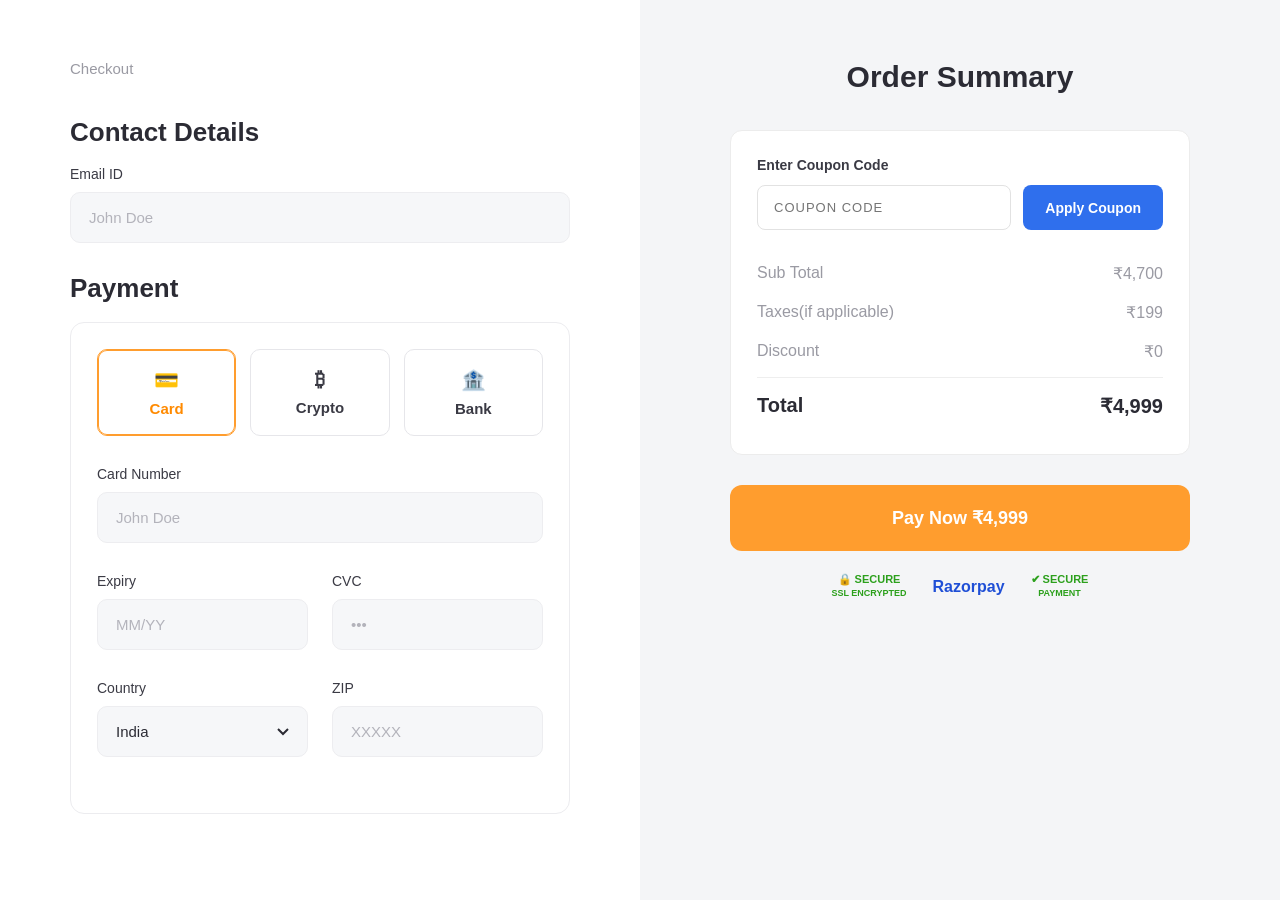
<file: checkout.html>
<!DOCTYPE html>
<html lang="en">
<head>
  <meta charset="UTF-8" />
  <meta name="viewport" content="width=device-width, initial-scale=1.0" />
  <title>Checkout | Thala 7.</title>
  <link rel="stylesheet" href="css/checkout.css" />
</head>
<body>
  <div class="checkout">
    <!-- ===== Left: form ===== -->
    <div class="checkout-left">
      <a href="cart.html" class="step-label">Checkout</a>

      <!-- Contact -->
      <h2 class="section-title">Contact Details</h2>
      <div class="field">
        <label>Email ID</label>
        <input type="email" placeholder="John Doe" />
      </div>

      <!-- Payment -->
      <h2 class="section-title">Payment</h2>
      <div class="payment-card">
        <div class="methods">
          <button class="method active">
            <span class="m-icon">&#128179;</span>
            <span>Card</span>
          </button>
          <button class="method">
            <span class="m-icon">&#8383;</span>
            <span>Crypto</span>
          </button>
          <button class="method">
            <span class="m-icon">&#127974;</span>
            <span>Bank</span>
          </button>
        </div>

        <div class="field">
          <label>Card Number</label>
          <input type="text" placeholder="John Doe" />
        </div>

        <div class="field-grid">
          <div class="field">
            <label>Expiry</label>
            <input type="text" placeholder="MM/YY" />
          </div>
          <div class="field">
            <label>CVC</label>
            <input type="password" placeholder="&bull;&bull;&bull;" />
          </div>
        </div>

        <div class="field-grid">
          <div class="field">
            <label>Country</label>
            <select>
              <option>India</option>
              <option>United States</option>
              <option>United Kingdom</option>
            </select>
          </div>
          <div class="field">
            <label>ZIP</label>
            <input type="text" placeholder="XXXXX" />
          </div>
        </div>
      </div>
    </div>

    <!-- ===== Right: order summary ===== -->
    <div class="checkout-right">
      <h2 class="summary-title">Order Summary</h2>

      <div class="summary-card">
        <label class="coupon-label">Enter Coupon Code</label>
        <div class="coupon-row">
          <input type="text" placeholder="COUPON CODE" />
          <button class="apply-btn">Apply Coupon</button>
        </div>

        <div class="summary-line">
          <span>Sub Total</span>
          <span>&#8377;4,700</span>
        </div>
        <div class="summary-line">
          <span>Taxes(if applicable)</span>
          <span>&#8377;199</span>
        </div>
        <div class="summary-line">
          <span>Discount</span>
          <span>&#8377;0</span>
        </div>
        <div class="summary-line total">
          <span>Total</span>
          <span>&#8377;4,999</span>
        </div>
      </div>

      <button class="pay-btn">Pay Now <strong>&#8377;4,999</strong></button>

      <div class="trust-badges">
        <span class="badge secure">&#128274; SECURE<br /><small>SSL ENCRYPTED</small></span>
        <span class="badge razor"><em>Razorpay</em></span>
        <span class="badge secure2">&#10004; SECURE<br /><small>PAYMENT</small></span>
      </div>
    </div>
  </div>
</body>
</html>
</file>
<file: css/checkout.css>
/* ===== Reset ===== */
* {
  margin: 0;
  padding: 0;
  box-sizing: border-box;
}

body {
  font-family: "Segoe UI", Arial, sans-serif;
  color: #2b2b34;
}

/* ===== Split layout ===== */
.checkout {
  display: flex;
  min-height: 100vh;
}

.checkout-left {
  flex: 1;
  background: #ffffff;
  padding: 60px 70px;
}

.checkout-right {
  flex: 1;
  background: #f4f5f7;
  padding: 60px 70px;
}

/* ===== Left side ===== */
.step-label {
  display: inline-block;
  color: #9a9aa3;
  font-size: 15px;
  text-decoration: none;
  margin-bottom: 40px;
}

.section-title {
  font-size: 26px;
  font-weight: 800;
  color: #2b2b34;
  margin-bottom: 18px;
}

.field {
  margin-bottom: 30px;
}

.field label {
  display: block;
  font-size: 14px;
  color: #3a3a44;
  margin-bottom: 10px;
}

.field input,
.field select {
  width: 100%;
  background: #f6f7f9;
  border: 1px solid #ededf0;
  border-radius: 10px;
  padding: 16px 18px;
  font-size: 15px;
  color: #2b2b34;
  outline: none;
}

.field input::placeholder {
  color: #b3b3bb;
}

.field select {
  appearance: none;
  -webkit-appearance: none;
  background-image: url("data:image/svg+xml;utf8,<svg xmlns='http://www.w3.org/2000/svg' width='12' height='8'><path d='M1 1l5 5 5-5' stroke='%232b2b34' stroke-width='2' fill='none'/></svg>");
  background-repeat: no-repeat;
  background-position: right 18px center;
  cursor: pointer;
}

/* two fields in a row */
.field-grid {
  display: grid;
  grid-template-columns: 1fr 1fr;
  gap: 24px;
}

/* ===== Payment card ===== */
.payment-card {
  border: 1px solid #ececef;
  border-radius: 14px;
  padding: 26px;
}

.methods {
  display: flex;
  gap: 14px;
  margin-bottom: 30px;
}

.method {
  flex: 1;
  display: flex;
  flex-direction: column;
  align-items: center;
  gap: 8px;
  background: #ffffff;
  border: 1px solid #e6e6ea;
  border-radius: 10px;
  padding: 18px 10px;
  font-size: 15px;
  font-weight: 600;
  color: #3a3a44;
  cursor: pointer;
}

.method .m-icon {
  font-size: 20px;
}

.method.active {
  border-color: #ff9d2e;
  color: #ff8a00;
  box-shadow: 0 0 0 1px #ff9d2e inset;
}

.method.more {
  flex: 0 0 56px;
  color: #9a9aa3;
  font-size: 20px;
}

/* ===== Right side ===== */
.summary-title {
  font-size: 30px;
  font-weight: 800;
  text-align: center;
  color: #2b2b34;
  margin-bottom: 36px;
}

.summary-card {
  background: #ffffff;
  border: 1px solid #ececec;
  border-radius: 12px;
  padding: 26px;
  max-width: 460px;
  margin: 0 auto;
}

.coupon-label {
  display: block;
  font-size: 14px;
  font-weight: 600;
  color: #3a3a44;
  margin-bottom: 12px;
}

.coupon-row {
  display: flex;
  gap: 12px;
  margin-bottom: 24px;
}

.coupon-row input {
  flex: 1;
  border: 1px solid #e2e2e2;
  border-radius: 8px;
  padding: 14px 16px;
  font-size: 13px;
  letter-spacing: 1px;
  outline: none;
}

.apply-btn {
  background: #2f6fed;
  color: #ffffff;
  border: none;
  border-radius: 8px;
  padding: 0 22px;
  font-size: 14px;
  font-weight: 700;
  cursor: pointer;
  white-space: nowrap;
}

.summary-line {
  display: flex;
  justify-content: space-between;
  font-size: 16px;
  color: #9a9aa3;
  padding: 10px 0;
}

.summary-line.total {
  color: #2b2b34;
  font-weight: 800;
  font-size: 20px;
  border-top: 1px solid #eeeeee;
  margin-top: 6px;
  padding-top: 16px;
}

/* ===== Pay button ===== */
.pay-btn {
  display: block;
  width: 100%;
  max-width: 460px;
  margin: 30px auto 0;
  text-align: center;
  background: #ff9d2e;
  color: #ffffff;
  border: none;
  border-radius: 12px;
  padding: 22px;
  font-size: 18px;
  font-weight: 700;
  cursor: pointer;
  transition: background 0.2s ease;
}

.pay-btn:hover {
  background: #f5921f;
}

/* ===== Trust badges ===== */
.trust-badges {
  display: flex;
  justify-content: center;
  align-items: center;
  gap: 26px;
  margin-top: 22px;
}

.badge {
  font-size: 11px;
  font-weight: 700;
  text-align: center;
  line-height: 1.2;
}

.badge.secure,
.badge.secure2 {
  color: #2ca01c;
}

.badge.razor em {
  color: #1f4fd6;
  font-size: 16px;
  font-style: normal;
  font-weight: 800;
}

.badge small {
  font-size: 9px;
  font-weight: 600;
}

/* ===== Responsive ===== */
@media (max-width: 900px) {
  .checkout {
    flex-direction: column;
  }

  .checkout-left,
  .checkout-right {
    padding: 40px 28px;
  }

  .summary-card,
  .pay-btn {
    max-width: 100%;
  }
}
</file>
